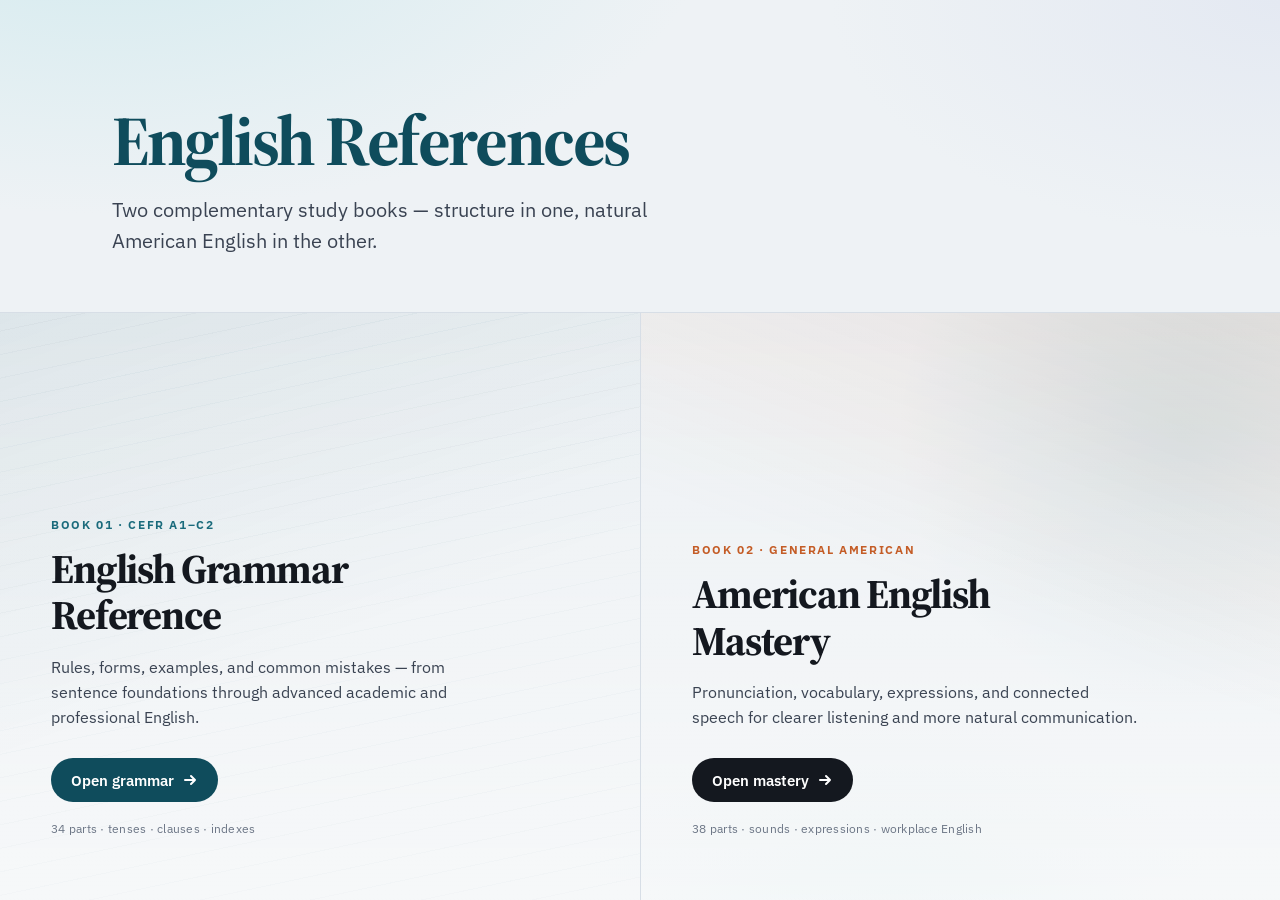
<file: index.html>
<!doctype html>
<html lang="en">
  <head>
    <meta charset="utf-8" />
    <meta name="viewport" content="width=device-width, initial-scale=1" />
    <meta
      name="description"
      content="Two complementary English references: Grammar A1–C2 and American English Mastery."
    />
    <title>English References</title>
    <link rel="preconnect" href="https://fonts.googleapis.com" />
    <link rel="preconnect" href="https://fonts.gstatic.com" crossorigin />
    <link
      href="https://fonts.googleapis.com/css2?family=IBM+Plex+Sans:wght@400;500;600;700&family=Source+Serif+4:opsz,wght@8..60,400;8..60,600;8..60,700&display=swap"
      rel="stylesheet"
    />
    <style>
      :root {
        --ink: #14181f;
        --ink-soft: #3a4352;
        --muted: #6b7585;
        --paper: #eef2f5;
        --surface: #ffffff;
        --accent: #0f4c5c;
        --accent-2: #1a6b7c;
        --accent-soft: #dceef1;
        --warm: #c45c26;
        --rule: #d7dee6;
        --font-display: "Source Serif 4", Georgia, serif;
        --font-ui: "IBM Plex Sans", "Segoe UI", sans-serif;
      }

      *,
      *::before,
      *::after {
        box-sizing: border-box;
      }

      html {
        scroll-behavior: smooth;
      }

      body {
        margin: 0;
        color: var(--ink);
        font-family: var(--font-ui);
        background:
          radial-gradient(1100px 520px at 8% -8%, #d5ebef 0%, transparent 55%),
          radial-gradient(900px 480px at 100% 0%, #e4e9f2 0%, transparent 50%),
          radial-gradient(700px 400px at 70% 100%, #e8f0f2 0%, transparent 45%),
          var(--paper);
        -webkit-font-smoothing: antialiased;
      }

      a {
        color: inherit;
        text-decoration: none;
      }

      .page {
        min-height: 100vh;
        display: flex;
        flex-direction: column;
      }

      /* ---------- Hero ---------- */
      .hero {
        padding: clamp(3.5rem, 9vw, 6.5rem) clamp(1.25rem, 4vw, 3rem)
          clamp(2.5rem, 5vw, 3.5rem);
        max-width: 72rem;
        margin: 0 auto;
        width: 100%;
        animation: rise 0.7s ease both;
      }

      .brand {
        font-family: var(--font-display);
        font-size: clamp(2.6rem, 7vw, 4.4rem);
        font-weight: 700;
        letter-spacing: -0.035em;
        line-height: 1.05;
        color: var(--accent);
        margin: 0 0 1rem;
      }

      .hero-line {
        margin: 0;
        max-width: 34rem;
        font-size: clamp(1.05rem, 2.2vw, 1.25rem);
        line-height: 1.55;
        color: var(--ink-soft);
      }

      /* ---------- Routes ---------- */
      .routes {
        flex: 1;
        display: grid;
        grid-template-columns: 1fr 1fr;
        gap: 0;
        border-top: 1px solid var(--rule);
      }

      .route {
        position: relative;
        display: flex;
        flex-direction: column;
        justify-content: flex-end;
        min-height: clamp(22rem, 48vh, 30rem);
        padding: clamp(2rem, 4vw, 3.25rem);
        overflow: hidden;
        isolation: isolate;
        transition: background 0.25s ease;
      }

      .route::before {
        content: "";
        position: absolute;
        inset: 0;
        z-index: -1;
        opacity: 0.9;
        transition:
          transform 0.45s ease,
          opacity 0.25s ease;
      }

      .route-grammar::before {
        background:
          linear-gradient(160deg, rgba(15, 76, 92, 0.08), transparent 55%),
          linear-gradient(to bottom, transparent, rgba(255, 255, 255, 0.55)),
          repeating-linear-gradient(
            -12deg,
            transparent,
            transparent 22px,
            rgba(15, 76, 92, 0.035) 22px,
            rgba(15, 76, 92, 0.035) 23px
          );
      }

      .route-mastery::before {
        background:
          linear-gradient(200deg, rgba(196, 92, 38, 0.1), transparent 50%),
          linear-gradient(to bottom, transparent, rgba(255, 255, 255, 0.55)),
          radial-gradient(
            circle at 85% 20%,
            rgba(26, 107, 124, 0.12),
            transparent 40%
          );
      }

      .route + .route {
        border-left: 1px solid var(--rule);
      }

      .route:hover::before,
      .route:focus-within::before {
        transform: scale(1.03);
        opacity: 1;
      }

      .route-kicker {
        font-size: 0.72rem;
        font-weight: 650;
        letter-spacing: 0.14em;
        text-transform: uppercase;
        color: var(--muted);
        margin: 0 0 0.85rem;
        animation: rise 0.75s ease 0.08s both;
      }

      .route-grammar .route-kicker {
        color: var(--accent-2);
      }
      .route-mastery .route-kicker {
        color: var(--warm);
      }

      .route-title {
        font-family: var(--font-display);
        font-size: clamp(1.85rem, 3.4vw, 2.55rem);
        font-weight: 700;
        letter-spacing: -0.03em;
        line-height: 1.15;
        margin: 0 0 0.9rem;
        max-width: 16ch;
      }

      .route-copy {
        margin: 0 0 1.75rem;
        max-width: 28rem;
        color: var(--ink-soft);
        font-size: 1.02rem;
        line-height: 1.55;
      }

      .route-cta {
        display: inline-flex;
        align-items: center;
        gap: 0.55rem;
        align-self: flex-start;
        font-weight: 600;
        font-size: 0.95rem;
        padding: 0.7rem 1.15rem;
        border-radius: 999px;
        border: 1px solid transparent;
        transition:
          transform 0.2s ease,
          background 0.2s ease,
          border-color 0.2s ease,
          color 0.2s ease;
        cursor: pointer;
      }

      .route-grammar .route-cta {
        background: var(--accent);
        color: #fff;
      }

      .route-mastery .route-cta {
        background: var(--ink);
        color: #fff;
      }

      .route:hover .route-cta,
      .route:focus-within .route-cta {
        transform: translateX(4px);
      }

      .route-cta svg {
        width: 1rem;
        height: 1rem;
        transition: transform 0.2s ease;
      }

      .route:hover .route-cta svg,
      .route:focus-within .route-cta svg {
        transform: translateX(3px);
      }

      .route-meta {
        margin-top: 1.15rem;
        font-size: 0.78rem;
        color: var(--muted);
        letter-spacing: 0.02em;
      }

      .route:nth-child(1) {
        animation: rise 0.8s ease 0.12s both;
      }
      .route:nth-child(2) {
        animation: rise 0.8s ease 0.22s both;
      }

      @keyframes rise {
        from {
          opacity: 0;
          transform: translateY(14px);
        }
        to {
          opacity: 1;
          transform: translateY(0);
        }
      }

      @media (max-width: 860px) {
        .routes {
          grid-template-columns: 1fr;
        }

        .route + .route {
          border-left: none;
          border-top: 1px solid var(--rule);
        }

        .route {
          min-height: 18rem;
        }
      }

      @media (prefers-reduced-motion: reduce) {
        *,
        *::before,
        *::after {
          animation: none !important;
          transition: none !important;
        }
      }
    </style>
  </head>
  <body>
    <div class="page">
      <header class="hero">
        <h1 class="brand">English References</h1>
        <p class="hero-line">
          Two complementary study books — structure in one, natural American
          English in the other.
        </p>
      </header>

      <main class="routes" aria-label="Choose a reference">
        <a class="route route-grammar" href="grammar-reference/index.html">
          <p class="route-kicker">Book 01 · CEFR A1–C2</p>
          <h2 class="route-title">English Grammar Reference</h2>
          <p class="route-copy">
            Rules, forms, examples, and common mistakes — from sentence
            foundations through advanced academic and professional English.
          </p>
          <span class="route-cta">
            Open grammar
            <svg
              viewBox="0 0 16 16"
              aria-hidden="true"
              fill="none"
              stroke="currentColor"
              stroke-width="2"
            >
              <path
                d="M3 8h10M9 4l4 4-4 4"
                stroke-linecap="round"
                stroke-linejoin="round"
              />
            </svg>
          </span>
          <p class="route-meta">34 parts · tenses · clauses · indexes</p>
        </a>

        <a
          class="route route-mastery"
          href="american-english-mastery/index.html"
        >
          <p class="route-kicker">Book 02 · General American</p>
          <h2 class="route-title">American English Mastery</h2>
          <p class="route-copy">
            Pronunciation, vocabulary, expressions, and connected speech for
            clearer listening and more natural communication.
          </p>
          <span class="route-cta">
            Open mastery
            <svg
              viewBox="0 0 16 16"
              aria-hidden="true"
              fill="none"
              stroke="currentColor"
              stroke-width="2"
            >
              <path
                d="M3 8h10M9 4l4 4-4 4"
                stroke-linecap="round"
                stroke-linejoin="round"
              />
            </svg>
          </span>
          <p class="route-meta">
            38 parts · sounds · expressions · workplace English
          </p>
        </a>
      </main>
    </div>
  </body>
</html>
</file>
